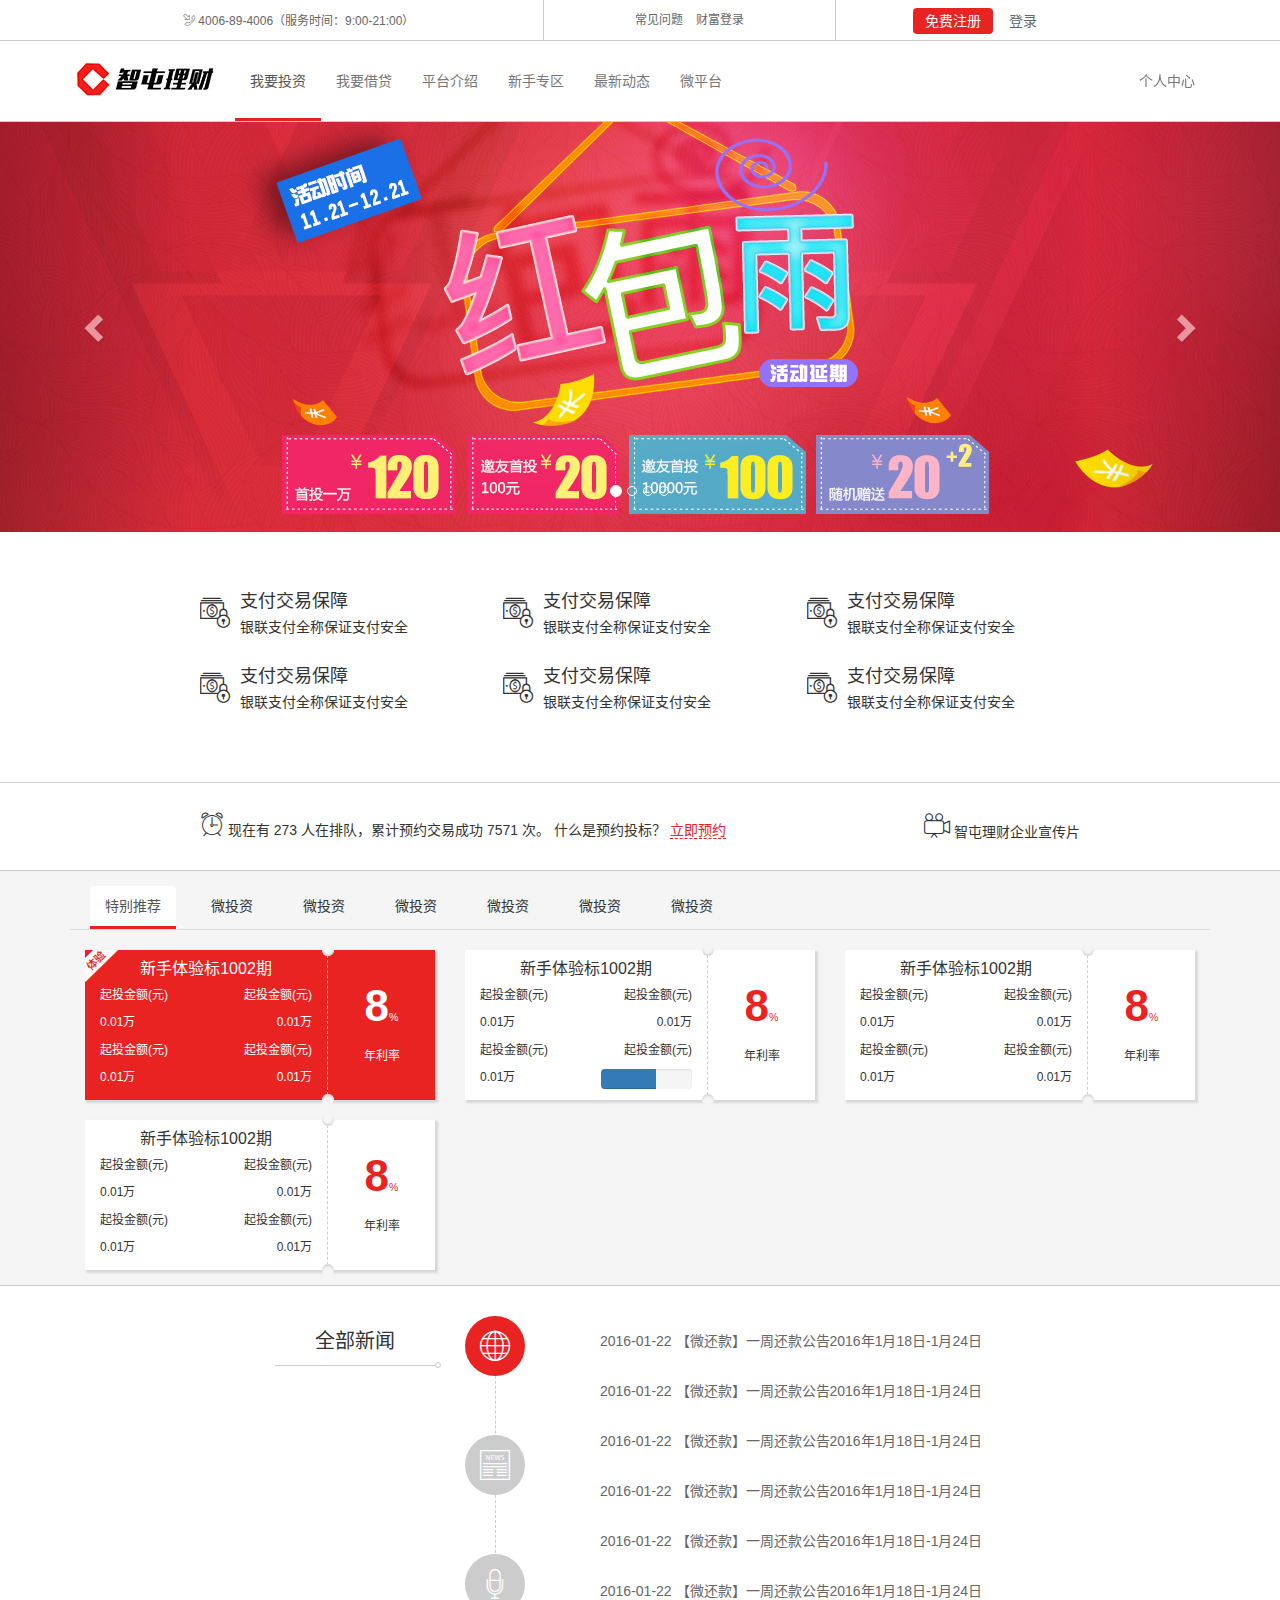
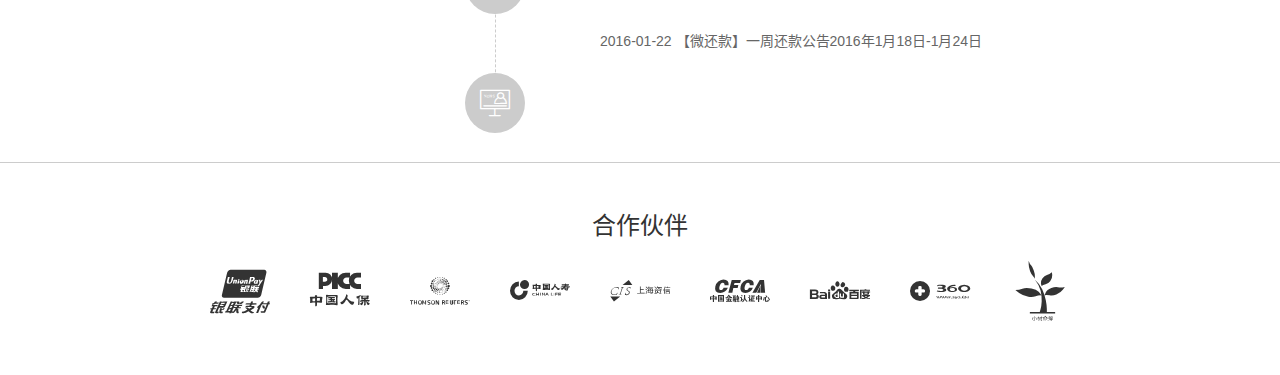
<file: index.html>
<!DOCTYPE html>
<html lang="zh-CN">
<head>
    <meta charset="utf-8">
    <meta http-equiv="X-UA-Compatible" content="IE=edge">
    <meta name="viewport" content="width=device-width, initial-scale=1,user-scalable=0">
    <title>智屯理财-首页</title>
    <link href="lib/bootstrap/css/bootstrap.css" rel="stylesheet">
    <!--[if lt IE 9]>
    <script src="lib/html5shiv/html5shiv.min.js"></script>
    <script src="lib/respond/respond.js"></script>
    <![endif]-->
    <link rel="stylesheet" href="css/index.css"/>
</head>
<body>
    <!--头部-->
    <header class="wjs_header hidden-sm hidden-xs">
        <div class="container">
            <div class="row">
                <div class="col-md-5">
                    <span class="wjs_icon wjs_icon_tel"></span>
                    <span>4006-89-4006（服务时间：9:00-21:00）</span>
                </div>
                <div class="col-md-3">
                    <a href="#">常见问题</a>
                    <a href="#" class="m_l10">财富登录</a>
                </div>
                <div class="col-md-3">
                    <a href="#" class="btn btn-danger btn-register">免费注册</a>
                    <a href="#" class="btn btn-link btn-login">登录</a>
                </div>
            </div>
        </div>
    </header>
    <!--导航栏-->
    <!--
        data-spy="affix" 申明是一个affix组件
        data-offset-top="60"  距离顶部什么位置开始固定显示导航
        data-offset-bottom="200" 距离底部什么位置开始固定显示导航
    -->
    <nav class="navbar wjs_nav" data-spy="affix" data-offset-top="200">
        <div class="container">
            <div class="navbar-header">
                <button type="button" class="navbar-toggle collapsed" data-toggle="collapse" data-target="#bs-example-navbar-collapse-1" aria-expanded="false">
                    <span class="sr-only">Toggle navigation</span>
                    <span class="icon-bar"></span>
                    <span class="icon-bar"></span>
                    <span class="icon-bar"></span>
                </button>
                <a class="navbar-brand" href="#">
                    <img src="images/logo.jpg" >
                </a>
            </div>
            <div class="collapse navbar-collapse" id="bs-example-navbar-collapse-1">
                <ul class="nav navbar-nav">
                    <li class="active"><a href="#">我要投资 <span class="sr-only">(current)</span></a></li>
                    <li><a href="#">我要借贷</a></li>
                    <li><a href="#">平台介绍</a></li>
                    <li><a href="#">新手专区</a></li>
                    <li><a href="#">最新动态</a></li>
                    <li><a href="#">微平台</a></li>
                </ul>
                <ul class="nav navbar-nav navbar-right hidden-sm">
                    <li><a href="#">个人中心</a></li>
                </ul>
            </div>
        </div>
    </nav>
    <!--轮播图-->
    <div class="wjs_banner">
        <div id="carousel-example-generic" class="carousel slide" data-ride="carousel">
            <ol class="carousel-indicators">

            </ol>
            <div class="carousel-inner" role="listbox">

            </div>
            <a class="left carousel-control" href="#carousel-example-generic" role="button" data-slide="prev">
                <span class="glyphicon glyphicon-chevron-left" aria-hidden="true"></span>
                <span class="sr-only">Previous</span>
            </a>
            <a class="right carousel-control" href="#carousel-example-generic" role="button" data-slide="next">
                <span class="glyphicon glyphicon-chevron-right" aria-hidden="true"></span>
                <span class="sr-only">Next</span>
            </a>
        </div>
    </div>
    <!--信息-->
    <div class="wjs_info hidden-xs">
        <div class="container">
            <div class="row">
                <div class="col-md-4 col-sm-6">
                    <a class="wjs_info_link" href="#">
                        <div class="media">
                            <div class="media-left">
                                <span class="wjs_icon wjs_icon_lock"></span>
                            </div>
                            <div class="media-body">
                                <h4 class="media-heading">支付交易保障</h4>
                                <p>银联支付全称保证支付安全</p>
                            </div>
                        </div>
                    </a>
                </div>
                <div class="col-md-4 col-sm-6">
                    <a href="#" class="wjs_info_link">
                        <div class="media">
                            <div class="media-left">
                                <span class="wjs_icon wjs_icon_lock"></span>
                            </div>
                            <div class="media-body">
                                <h4 class="media-heading">支付交易保障</h4>
                                <p>银联支付全称保证支付安全</p>
                            </div>
                        </div>
                    </a>
                </div>
                <div class="col-md-4 col-sm-6">
                    <a href="#" class="wjs_info_link">
                        <div class="media">
                            <div class="media-left">
                                <span class="wjs_icon wjs_icon_lock"></span>
                            </div>
                            <div class="media-body">
                                <h4 class="media-heading">支付交易保障</h4>
                                <p>银联支付全称保证支付安全</p>
                            </div>
                        </div>
                    </a>
                </div>
                <div class="col-md-4 col-sm-6">
                    <a href="#" class="wjs_info_link">
                        <div class="media">
                            <div class="media-left">
                                <span class="wjs_icon wjs_icon_lock"></span>
                            </div>
                            <div class="media-body">
                                <h4 class="media-heading">支付交易保障</h4>
                                <p>银联支付全称保证支付安全</p>
                            </div>
                        </div>
                    </a>
                </div>
                <div class="col-md-4 col-sm-6">
                    <a href="#" class="wjs_info_link">
                        <div class="media">
                            <div class="media-left">
                                <span class="wjs_icon wjs_icon_lock"></span>
                            </div>
                            <div class="media-body">
                                <h4 class="media-heading">支付交易保障</h4>
                                <p>银联支付全称保证支付安全</p>
                            </div>
                        </div>
                    </a>
                </div>
                <div class="col-md-4 col-sm-6">
                    <a href="#" class="wjs_info_link">
                        <div class="media">
                            <div class="media-left">
                                <span class="wjs_icon wjs_icon_lock"></span>
                            </div>
                            <div class="media-body">
                                <h4 class="media-heading">支付交易保障</h4>
                                <p>银联支付全称保证支付安全</p>
                            </div>
                        </div>
                    </a>
                </div>
            </div>
        </div>
    </div>
    <!--预约-->
    <div class="wjs_book">
        <div class="container">
            <div class="pull-left">
                <span class="wjs_icon wjs_icon_clock"></span>
                <span>现在有 273 人在排队，累计预约交易成功 7571 次。 什么是预约投标？</span>
                <a class="wjs_book_link" href="#">立即预约</a>
            </div>
            <div class="pull-right hidden-xs">
                <a href="#">
                    <span class="wjs_icon wjs_icon_video"></span>
                    <span>智屯理财企业宣传片</span>
                </a>
            </div>
        </div>
    </div>
    <!--产品-->
    <div class="wjs_product">
        <div class="container">
            <div class="nav-tabs-parent">
                <ul class="nav nav-tabs" role="tablist">
                    <li role="presentation" class="active"><a href="#wjs_product_01" aria-controls="home" role="tab" data-toggle="tab">特别推荐</a></li>
                    <li role="presentation"><a href="#wjs_product_02" aria-controls="profile" role="tab" data-toggle="tab">微投资</a></li>
                    <li role="presentation"><a href="#wjs_product_03" aria-controls="messages" role="tab" data-toggle="tab">微投资</a></li>
                    <li role="presentation"><a href="#wjs_product_04" aria-controls="settings" role="tab" data-toggle="tab">微投资</a></li>
                    <li role="presentation"><a href="#wjs_product_05" aria-controls="settings" role="tab" data-toggle="tab">微投资</a></li>
                    <li role="presentation"><a href="#wjs_product_06" aria-controls="settings" role="tab" data-toggle="tab">微投资</a></li>
                    <li role="presentation"><a href="#wjs_product_07" aria-controls="settings" role="tab" data-toggle="tab">微投资</a></li>
                </ul>
            </div>
            <div class="tab-content">
                <div class="tab-pane active" id="wjs_product_01">
                    <div class="col-xs-12 col-sm-6 col-md-4">
                        <a class="product_box active" href="#">
                            <!--浮动优先-->
                            <div class="box_right">
                                <p><b>8</b><sub>%</sub></p>
                                <p>年利率</p>
                            </div>
                            <div class="box_left">
                                <h3>新手体验标1002期</h3>
                                <div class="col-xs-6">
                                    <p>起投金额(元)</p>
                                    <p>0.01万</p>
                                </div>
                                <div class="col-xs-6 text-right">
                                    <p>起投金额(元)</p>
                                    <p>0.01万</p>
                                </div>
                                <div class="col-xs-6">
                                    <p>起投金额(元)</p>
                                    <p>0.01万</p>
                                </div>
                                <div class="col-xs-6 text-right">
                                    <p>起投金额(元)</p>
                                    <p>0.01万</p>
                                </div>
                            </div>
                        </a>
                    </div>
                    <div class="col-xs-12 col-sm-6 col-md-4">
                        <a class="product_box" href="#">
                            <!--浮动优先-->
                            <div class="box_right">
                                <p><b>8</b><sub>%</sub></p>
                                <p>年利率</p>
                            </div>
                            <div class="box_left">
                                <h3>新手体验标1002期</h3>
                                <div class="col-xs-6">
                                    <p>起投金额(元)</p>
                                    <p>0.01万</p>
                                </div>
                                <div class="col-xs-6 text-right">
                                    <p>起投金额(元)</p>
                                    <p>0.01万</p>
                                </div>
                                <div class="col-xs-6">
                                    <p>起投金额(元)</p>
                                    <p>0.01万</p>
                                </div>
                                <div class="col-xs-6 text-right">
                                    <p>起投金额(元)</p>
                                    <div class="progress">
                                        <div class="progress-bar" role="progressbar" aria-valuenow="60" aria-valuemin="0" aria-valuemax="100" style="width: 60%;">
                                            <span class="sr-only">60% Complete</span>
                                        </div>
                                    </div>
                                </div>
                            </div>
                        </a>
                    </div>
                    <div class="col-xs-12 col-sm-6 col-md-4">
                        <a class="product_box" href="#">
                            <!--浮动优先-->
                            <div class="box_right">
                                <p><b>8</b><sub>%</sub></p>
                                <p>年利率</p>
                            </div>
                            <div class="box_left">
                                <h3>新手体验标1002期</h3>
                                <div class="col-xs-6">
                                    <p>起投金额(元)</p>
                                    <p>0.01万</p>
                                </div>
                                <div class="col-xs-6 text-right">
                                    <p>起投金额(元)</p>
                                    <p>0.01万</p>
                                </div>
                                <div class="col-xs-6">
                                    <p>起投金额(元)</p>
                                    <p>0.01万</p>
                                </div>
                                <div class="col-xs-6 text-right">
                                    <p>起投金额(元)</p>
                                    <p>0.01万</p>
                                </div>
                            </div>
                        </a>
                    </div>
                    <div class="col-xs-12 col-sm-6 col-md-4">
                        <a class="product_box" href="#">
                            <!--浮动优先-->
                            <div class="box_right">
                                <p><b>8</b><sub>%</sub></p>
                                <p>年利率</p>
                            </div>
                            <div class="box_left">
                                <h3>新手体验标1002期</h3>
                                <div class="col-xs-6">
                                    <p>起投金额(元)</p>
                                    <p>0.01万</p>
                                </div>
                                <div class="col-xs-6 text-right">
                                    <p>起投金额(元)</p>
                                    <p>0.01万</p>
                                </div>
                                <div class="col-xs-6">
                                    <p>起投金额(元)</p>
                                    <p>0.01万</p>
                                </div>
                                <div class="col-xs-6 text-right">
                                    <p>起投金额(元)</p>
                                    <p>0.01万</p>
                                </div>
                            </div>
                        </a>
                    </div>
                </div>
                <div class="tab-pane" id="wjs_product_02">2</div>
                <div class="tab-pane" id="wjs_product_03">3</div>
                <div class="tab-pane" id="wjs_product_04">4</div>
                <div class="tab-pane" id="wjs_product_05">5</div>
                <div class="tab-pane" id="wjs_product_06">6</div>
                <div class="tab-pane" id="wjs_product_07">7</div>
            </div>
        </div>
    </div>
    <!--新闻-->
    <div class="wjs_news">
        <div class="container">
            <div class="col-md-2 col-md-offset-2">
                <div class="wjs_news_tit">
                    全部新闻
                </div>
            </div>
            <div class="col-md-1">
                <div class="wjs_news_line hidden-sm hidden-xs"></div>
                <!-- Nav tabs -->
                <ul class="nav wjs_news_tabs" role="tablist">
                    <li role="presentation" class="active"><a href="#home" aria-controls="home" role="tab" data-toggle="tab"><span class="wjs_icon wjs_icon_news_01"></span></a></li>
                    <li role="presentation"><a href="#profile" aria-controls="profile" role="tab" data-toggle="tab"><span class="wjs_icon wjs_icon_news_02"></span></a></li>
                    <li role="presentation"><a href="#messages" aria-controls="messages" role="tab" data-toggle="tab"><span class="wjs_icon wjs_icon_news_03"></span></a></li>
                    <li role="presentation"><a href="#settings" aria-controls="settings" role="tab" data-toggle="tab"><span class="wjs_icon wjs_icon_news_04"></span></a></li>
                </ul>
            </div>
            <div class="col-md-7">
                <!-- Tab panes -->
                <div class="tab-content">
                    <div role="tabpanel" class="tab-pane active" id="home">
                        <ul>
                            <li><a href=""><span class="hidden-xs">2016-01-22 </span>【微还款】一周还款公告2016年1月18日-1月24日</a></li>
                            <li><a href=""><span class="hidden-xs">2016-01-22 </span>【微还款】一周还款公告2016年1月18日-1月24日</a></li>
                            <li><a href=""><span class="hidden-xs">2016-01-22 </span>【微还款】一周还款公告2016年1月18日-1月24日</a></li>
                            <li><a href=""><span class="hidden-xs">2016-01-22 </span>【微还款】一周还款公告2016年1月18日-1月24日</a></li>
                            <li><a href=""><span class="hidden-xs">2016-01-22 </span>【微还款】一周还款公告2016年1月18日-1月24日</a></li>
                            <li><a href=""><span class="hidden-xs">2016-01-22 </span>【微还款】一周还款公告2016年1月18日-1月24日</a></li>
                            <li><a href=""><span class="hidden-xs">2016-01-22 </span>【微还款】一周还款公告2016年1月18日-1月24日</a></li>
                        </ul>
                    </div>
                    <div role="tabpanel" class="tab-pane" id="profile">2</div>
                    <div role="tabpanel" class="tab-pane" id="messages">3</div>
                    <div role="tabpanel" class="tab-pane" id="settings">4</div>
                </div>
            </div>
        </div>
    </div>
    <!--合作伙伴-->
    <footer class="wjs_partner hidden-sm hidden-xs">
        <div class="container">
            <h3 class="text-center">合作伙伴</h3>
            <ul>
                <li><a href="" class="wjs_icon wjs_icon_partner01"></a></li>
                <li><a href="" class="wjs_icon wjs_icon_partner02"></a></li>
                <li><a href="" class="wjs_icon wjs_icon_partner03"></a></li>
                <li><a href="" class="wjs_icon wjs_icon_partner04"></a></li>
                <li><a href="" class="wjs_icon wjs_icon_partner05"></a></li>
                <li><a href="" class="wjs_icon wjs_icon_partner06"></a></li>
                <li><a href="" class="wjs_icon wjs_icon_partner07"></a></li>
                <li><a href="" class="wjs_icon wjs_icon_partner08"></a></li>
                <li><a href="" class="wjs_icon wjs_icon_partner09"></a></li>
            </ul>
        </div>
    </footer>
    <script type="text/template" id="point_template">
        <%$.each(model,function(index,obj){%>
            <li data-target="#carousel-example-generic" data-slide-to="<%=index%>" class="<%=index==0?'active':''%>"></li>
        <%});%>
    </script>
    <script type="text/template" id="image_template">
        <%$.each(model.list,function(index,obj){%>
            <div class="item <%=index==0?'active':''%>">
                <%if(model.isM){%>
                    <a class="m_img" href="">
                        <img src="<%=obj.img%>" alt=""/>
                    </a>
                <%}else{%>
                    <a class="pc_img" style="background-image: url(<%=obj.bac%>)" href="#"></a>
                <%}%>
            </div>
        <%});%>
    </script>
<script src="lib/jquery/jquery.min.js"></script>
<script src="lib/bootstrap/js/bootstrap.min.js"></script>
<script src="lib/underscore/underscore.js"></script>
<script src="js/swipe.js"></script>
<script src="js/index.js"></script>
</body>
</html>
</file>
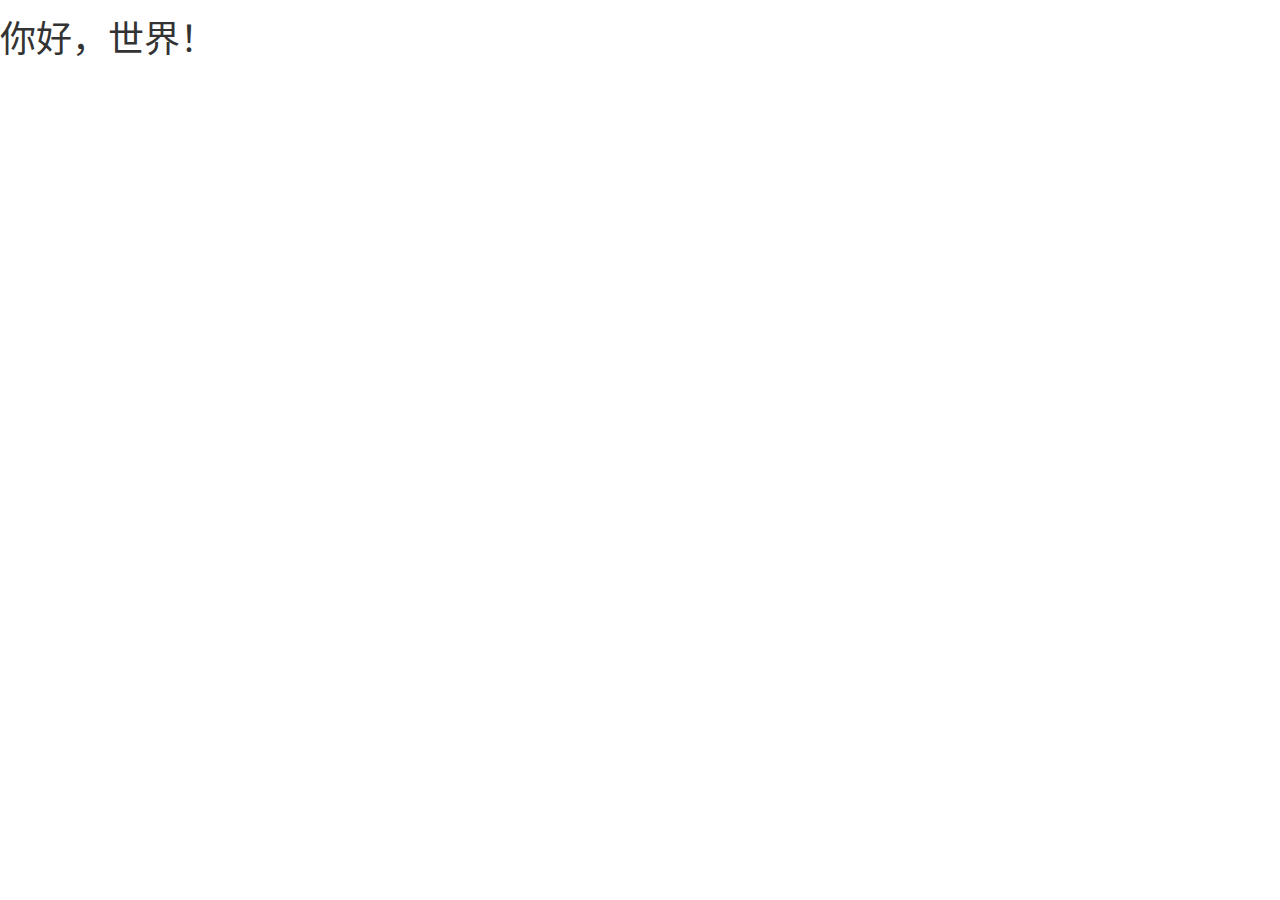
<file: demo/03.基础模版.html>
<!DOCTYPE html><!--html5文档格式-->
<html lang="zh-CN"><!--申明语言是中文简体-->
<head>
    <meta charset="utf-8">
    <!--当是IE的是试用最新的渲染引擎来渲染页面-->
    <meta http-equiv="X-UA-Compatible" content="IE=edge">
    <!--让页面适配移动端  需要加上 user-scalable=0 让用户不予许缩放-->
    <meta name="viewport" content="width=device-width, initial-scale=1,user-scalable=0">
    <!--页面的加载顺序和解析顺序 -->

    <!-- 上述3个meta标签*必须*放在最前面，任何其他内容都*必须*跟随其后！ -->
    <title>template</title>


    <!-- Bootstrap 核心css文件-->
    <link href="../lib/bootstrap/css/bootstrap.css" rel="stylesheet">

    <!--IE8一下就不支持html5标签和媒体查询-->
    <!--
        html5标签要支持的话？  引入 html5shiv
        media query 要支持的话？  引入 respond
    -->
    <!--注意：要已http形式打开你的页面  否者respond不生效-->
    <!-- HTML5 shim and Respond.js for IE8 support of HTML5 elements and media queries -->
    <!-- WARNING: Respond.js doesn't work if you view the page via file:// -->
    <!--条件注释-->
    <!--[if lt IE 9]>
    <script src="../lib/html5shiv/html5shiv.min.js"></script>
    <script src="../lib/respond/respond.min.js"></script>
    <![endif]-->
    <!--TODO 自己项目的文件-->
</head>
<body>
<!--TODO 自己项目页面内容-->
<h1>你好，世界！</h1>

<!--引入jquery  因为bootstrap是依赖-->
<!-- jQuery (necessary for Bootstrap's JavaScript plugins) -->
<script src="../lib/jquery/jquery.min.js"></script>
<!-- bootstrap 核心js文件-->
<!-- Include all compiled plugins (below), or include individual files as needed -->
<script src="../lib/bootstrap/js/bootstrap.min.js"></script>
<!--TODO 自己项目js文件-->
</body>
</html>
</file>
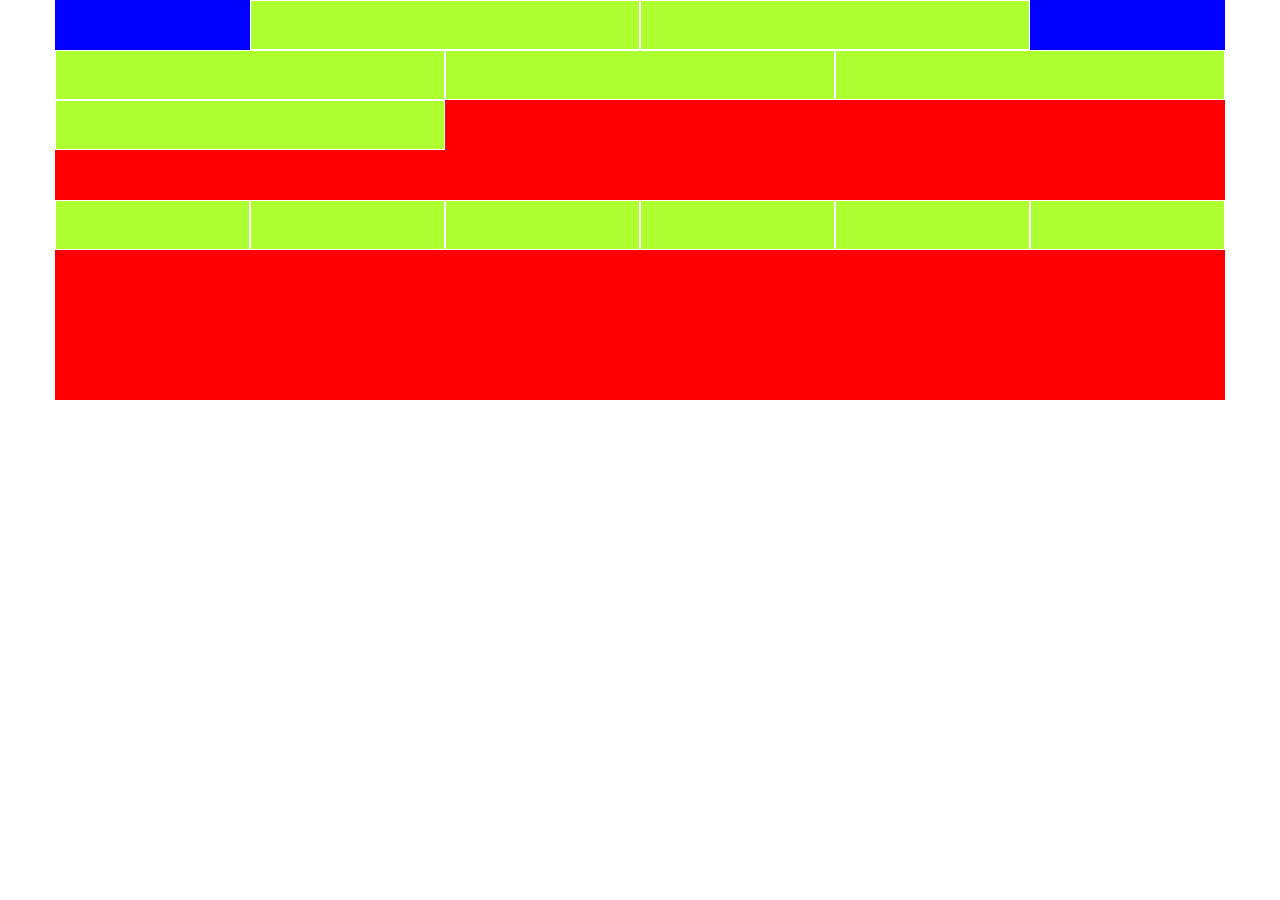
<file: demo/05.栅格布局.html>
<!DOCTYPE html><!--html5文档格式-->
<html lang="zh-CN"><!--申明语言是中文简体-->
<head>
    <meta charset="utf-8">
    <!--当是IE的是试用最新的渲染引擎来渲染页面-->
    <meta http-equiv="X-UA-Compatible" content="IE=edge">
    <!--让页面适配移动端  需要加上 user-scalable=0 让用户不予许缩放-->
    <meta name="viewport" content="width=device-width, initial-scale=1,user-scalable=0">
    <!--页面的加载顺序和解析顺序 -->

    <!-- 上述3个meta标签*必须*放在最前面，任何其他内容都*必须*跟随其后！ -->
    <title>template</title>


    <!-- Bootstrap 核心css文件-->
    <link href="../lib/bootstrap/css/bootstrap.css" rel="stylesheet">

    <!--IE8一下就不支持html5标签和媒体查询-->
    <!--
        html5标签要支持的话？  引入 html5shiv
        media query 要支持的话？  引入 respond
    -->
    <!--注意：要已http形式打开你的页面  否者respond不生效-->
    <!-- HTML5 shim and Respond.js for IE8 support of HTML5 elements and media queries -->
    <!-- WARNING: Respond.js doesn't work if you view the page via file:// -->
    <!--条件注释-->
    <!--[if lt IE 9]>
    <script src="../lib/html5shiv/html5shiv.min.js"></script>
    <script src="../lib/respond/respond.min.js"></script>
    <![endif]-->
    <!--TODO 自己项目的文件-->
    <style>
        /*响应式容器*/
        .container{
            height: 200px;
            background: red;
        }
        .row{
            height: 50px;
            background: blue;
        }
        .row > div{
            background: greenyellow;
            border: 1px solid #fff;
            height: 50px;
        }
    </style>
</head>
<body>
    <div class="container">
        <div class="row">
            <div class="col-xs-4 col-xs-offset-2"></div>
            <div class="col-xs-4"></div>
            <div class="col-xs-4"></div>
            <div class="col-xs-4"></div>
            <div class="col-xs-4"></div>
            <div class="col-xs-4"></div>
        </div>
    </div>
    <!--
        移动端  2等分
        小屏   3等分
        中屏  4等分
        大屏  6等分
    -->
    <div class="container">
        <div class="row">
            <div class="col-xs-6 col-sm-4 col-md-3 col-lg-2"></div>
            <div class="col-xs-6 col-sm-4 col-md-3 col-lg-2"></div>
            <div class="col-xs-6 col-sm-4 col-md-3 col-lg-2"></div>
            <div class="col-xs-6 col-sm-4 col-md-3 col-lg-2"></div>
            <div class="col-xs-6 col-sm-4 col-md-3 col-lg-2"></div>
            <div class="col-xs-6 col-sm-4 col-md-3 col-lg-2"></div>
        </div>
    </div>
<!--引入jquery  因为bootstrap是依赖-->
<!-- jQuery (necessary for Bootstrap's JavaScript plugins) -->
<script src="../lib/jquery/jquery.min.js"></script>
<!-- bootstrap 核心js文件-->
<!-- Include all compiled plugins (below), or include individual files as needed -->
<script src="../lib/bootstrap/js/bootstrap.min.js"></script>
<!--TODO 自己项目js文件-->
</body>
</html>
</file>
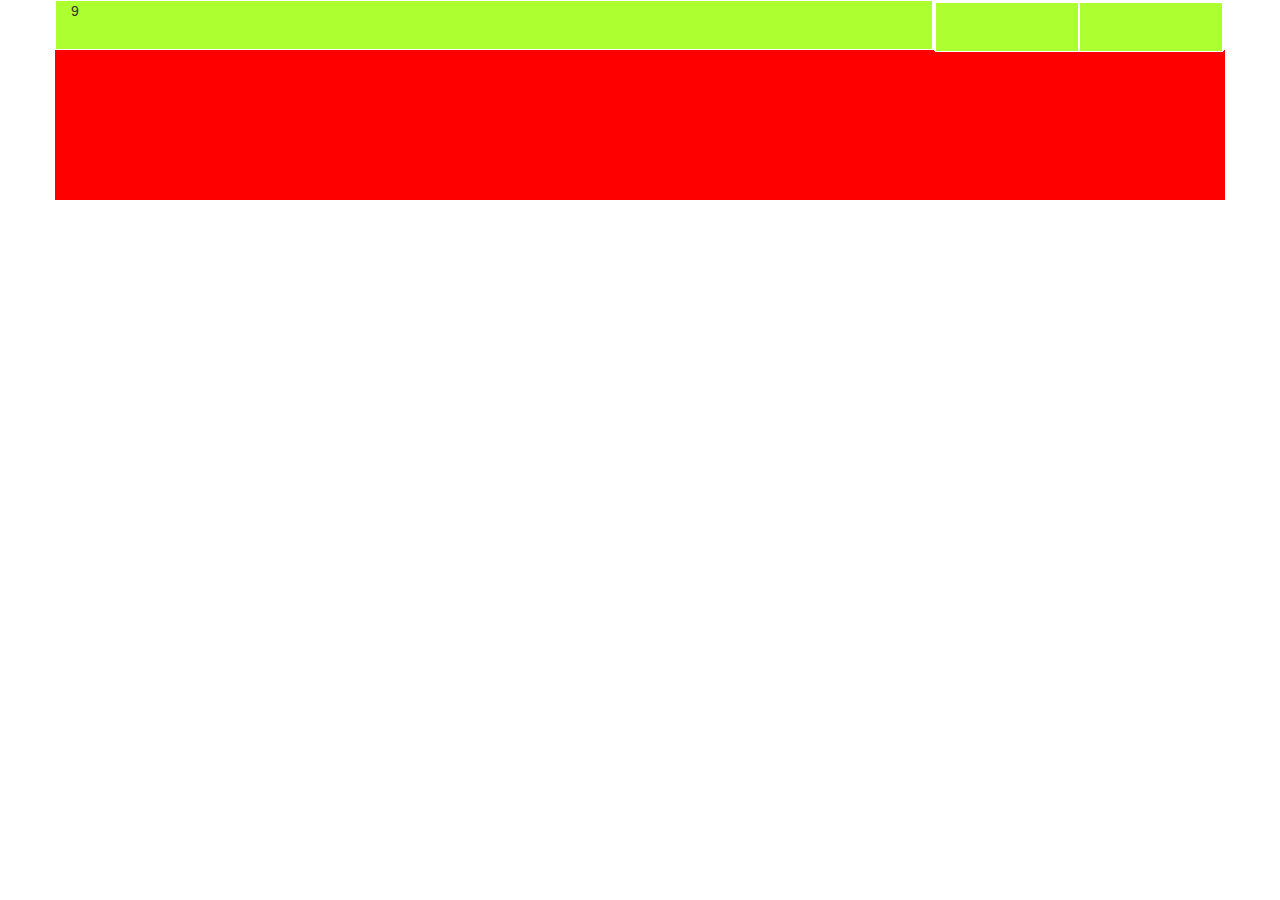
<file: demo/06.列排序&列嵌套.html>
<!DOCTYPE html><!--html5文档格式-->
<html lang="zh-CN"><!--申明语言是中文简体-->
<head>
    <meta charset="utf-8">
    <!--当是IE的是试用最新的渲染引擎来渲染页面-->
    <meta http-equiv="X-UA-Compatible" content="IE=edge">
    <!--让页面适配移动端  需要加上 user-scalable=0 让用户不予许缩放-->
    <meta name="viewport" content="width=device-width, initial-scale=1,user-scalable=0">
    <!--页面的加载顺序和解析顺序 -->

    <!-- 上述3个meta标签*必须*放在最前面，任何其他内容都*必须*跟随其后！ -->
    <title>template</title>


    <!-- Bootstrap 核心css文件-->
    <link href="../lib/bootstrap/css/bootstrap.css" rel="stylesheet">

    <!--IE8一下就不支持html5标签和媒体查询-->
    <!--
        html5标签要支持的话？  引入 html5shiv
        media query 要支持的话？  引入 respond
    -->
    <!--注意：要已http形式打开你的页面  否者respond不生效-->
    <!-- HTML5 shim and Respond.js for IE8 support of HTML5 elements and media queries -->
    <!-- WARNING: Respond.js doesn't work if you view the page via file:// -->
    <!--条件注释-->
    <!--[if lt IE 9]>
    <script src="../lib/html5shiv/html5shiv.min.js"></script>
    <script src="../lib/respond/respond.min.js"></script>
    <![endif]-->
    <!--TODO 自己项目的文件-->
    <style>
        /*响应式容器*/
        .container{
            height: 200px;
            background: red;
        }
        .row{
            height: 50px;
            background: blue;
        }
        .row > div{
            background: greenyellow;
            border: 1px solid #fff;
            height: 50px;
        }
        .row > div > div{
            background: pink;
            border: 1px solid #fff;
            height: 50px;
        }
    </style>
</head>
<body>
    <div class="container">
        <div class="row">
            <!--push往后推-->
            <div class="col-xs-3 col-xs-push-9">
                <div class="row">
                    <div class="col-xs-6"></div>
                    <div class="col-xs-6"></div>
                </div>
            </div>
            <!--pull往前拉-->
            <div class="col-xs-9 col-xs-pull-3">9</div>
        </div>
    </div>
<!--引入jquery  因为bootstrap是依赖-->
<!-- jQuery (necessary for Bootstrap's JavaScript plugins) -->
<script src="../lib/jquery/jquery.min.js"></script>
<!-- bootstrap 核心js文件-->
<!-- Include all compiled plugins (below), or include individual files as needed -->
<script src="../lib/bootstrap/js/bootstrap.min.js"></script>
<!--TODO 自己项目js文件-->
</body>
</html>
</file>
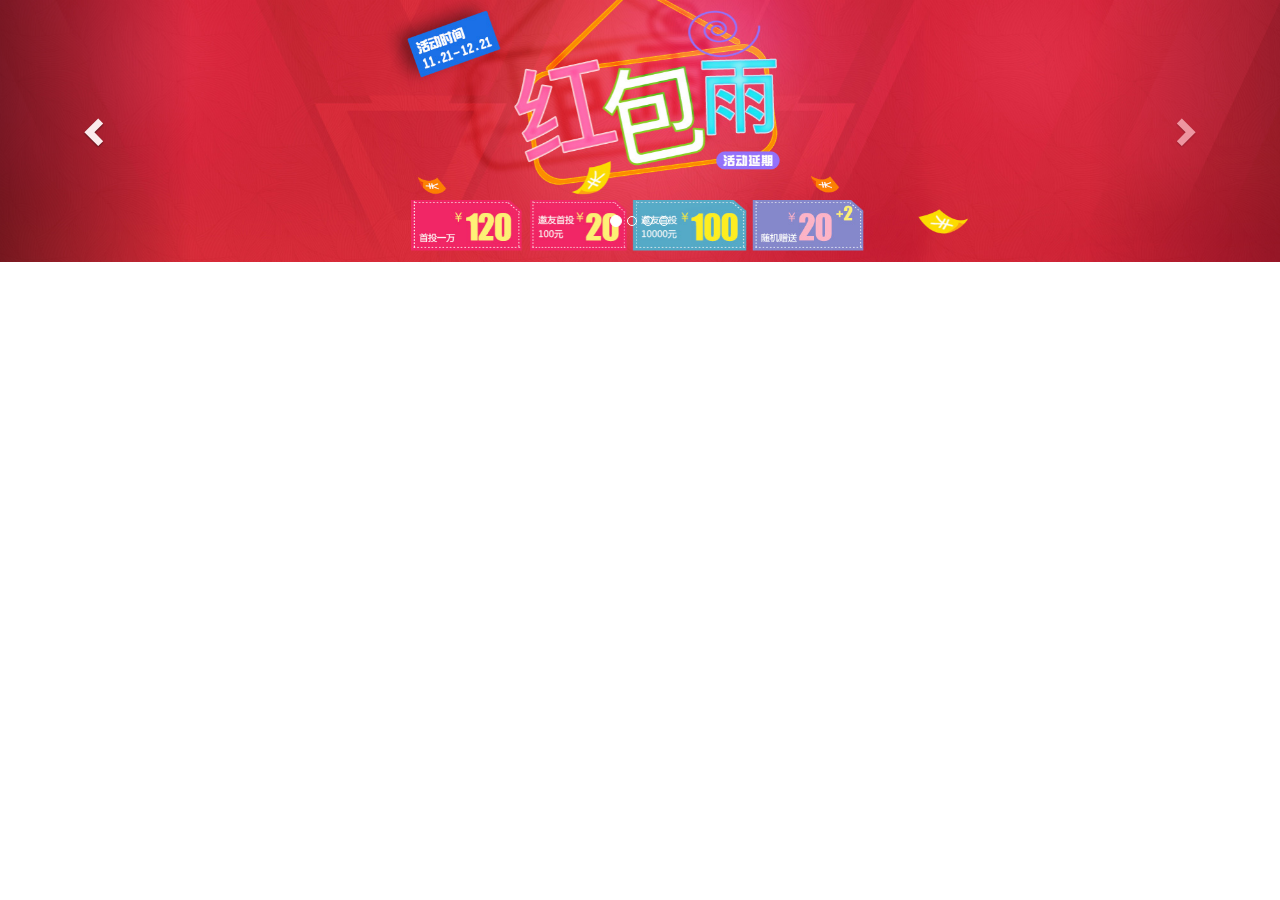
<file: demo/10.轮播图.html>
<!DOCTYPE html><!--html5文档格式-->
<html lang="zh-CN"><!--申明语言是中文简体-->
<head>
    <meta charset="utf-8">
    <!--当是IE的是试用最新的渲染引擎来渲染页面-->
    <meta http-equiv="X-UA-Compatible" content="IE=edge">
    <!--让页面适配移动端  需要加上 user-scalable=0 让用户不予许缩放-->
    <meta name="viewport" content="width=device-width, initial-scale=1,user-scalable=0">
    <!--页面的加载顺序和解析顺序 -->

    <!-- 上述3个meta标签*必须*放在最前面，任何其他内容都*必须*跟随其后！ -->
    <title>template</title>


    <!-- Bootstrap 核心css文件-->
    <link href="../lib/bootstrap/css/bootstrap.css" rel="stylesheet">

    <!--IE8一下就不支持html5标签和媒体查询-->
    <!--
        html5标签要支持的话？  引入 html5shiv
        media query 要支持的话？  引入 respond
    -->
    <!--注意：要已http形式打开你的页面  否者respond不生效-->
    <!-- HTML5 shim and Respond.js for IE8 support of HTML5 elements and media queries -->
    <!-- WARNING: Respond.js doesn't work if you view the page via file:// -->
    <!--条件注释-->
    <!--[if lt IE 9]>
    <script src="../lib/html5shiv/html5shiv.min.js"></script>
    <script src="../lib/respond/respond.min.js"></script>
    <![endif]-->
    <!--TODO 自己项目的文件-->
</head>
<body>
<!-- 加上carousel 指定当前的容器是轮播图  data-ride="carousel"  申明是一个轮播图组件-->
<div id="carousel-example-generic" class="carousel slide" data-ride="carousel">
    <!-- Indicators -->
    <!--点容器-->
    <ol class="carousel-indicators">
        <!--  data-target 控制是那个轮播图  data-slide-to 控制的是轮播图当中的第几章图  索引指定是内容容器的item的索引-->
        <li data-target="#carousel-example-generic" data-slide-to="0" class="active"></li>
        <li data-target="#carousel-example-generic" data-slide-to="1"></li>
        <li data-target="#carousel-example-generic" data-slide-to="2"></li>
        <li data-target="#carousel-example-generic" data-slide-to="3"></li>
    </ol>

    <!-- Wrapper for slides -->
    <div class="carousel-inner" role="listbox">
        <div class="item active">
            <img src="../images/slide_01_2000x410.jpg" alt="...">
        </div>
        <div class="item">
            <img src="../images/slide_02_2000x410.jpg" alt="...">
        </div>
        <div class="item">
            <img src="../images/slide_03_2000x410.jpg" alt="...">
        </div>
        <div class="item">
            <img src="../images/slide_04_2000x410.jpg" alt="...">
        </div>
    </div>

    <!-- Controls -->
    <a class="left carousel-control" href="#carousel-example-generic" role="button" data-slide="prev">
        <span class="glyphicon glyphicon-chevron-left" aria-hidden="true"></span>
        <span class="sr-only">Previous</span>
    </a>
    <a class="right carousel-control" href="#carousel-example-generic" role="button" data-slide="next">
        <span class="glyphicon glyphicon-chevron-right" aria-hidden="true"></span>
        <span class="sr-only">Next</span>
    </a>
</div>

<!--引入jquery  因为bootstrap是依赖-->
<!-- jQuery (necessary for Bootstrap's JavaScript plugins) -->
<script src="../lib/jquery/jquery.min.js"></script>
<!-- bootstrap 核心js文件-->
<!-- Include all compiled plugins (below), or include individual files as needed -->
<script src="../lib/bootstrap/js/bootstrap.min.js"></script>
<!--TODO 自己项目js文件-->
</body>
</html>
</file>
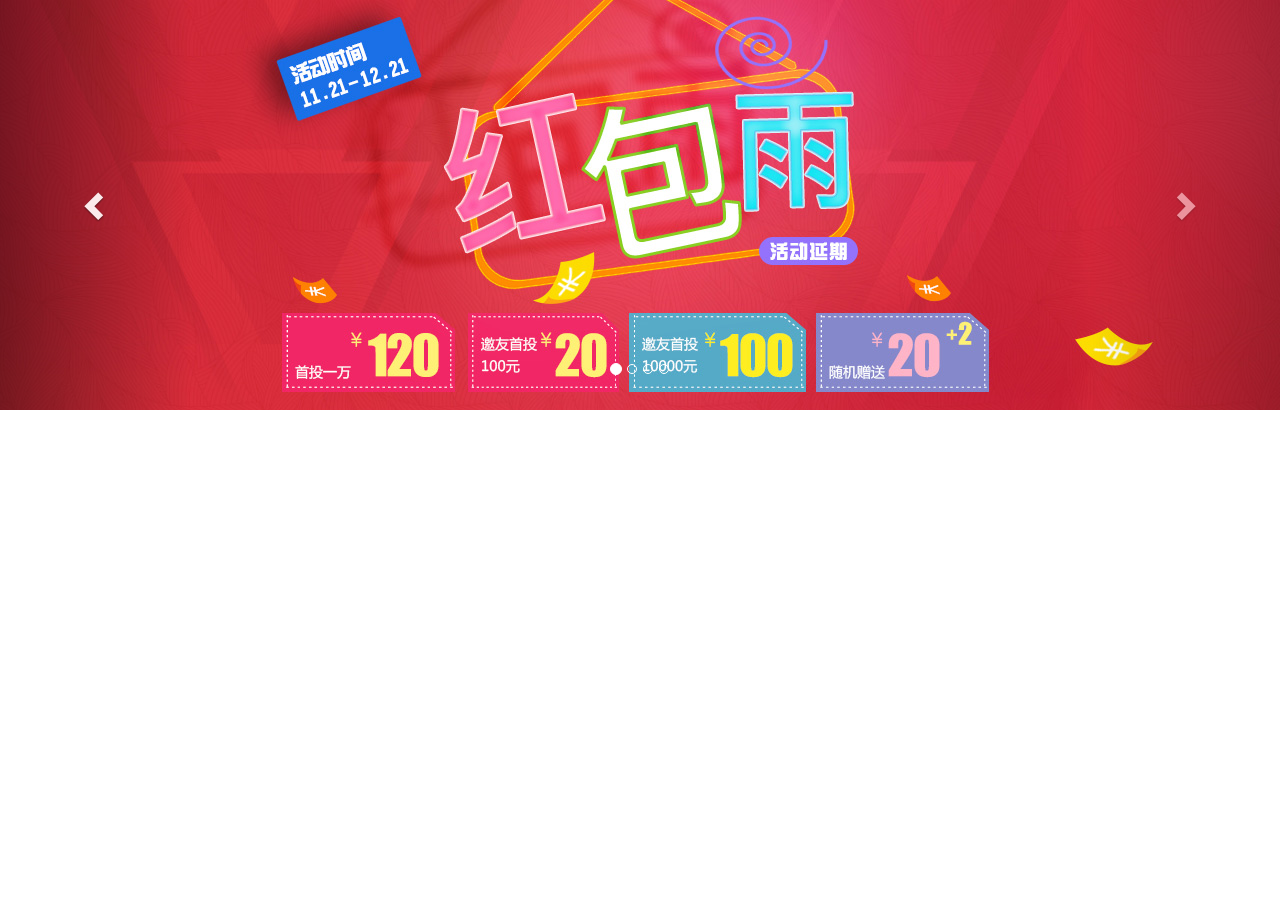
<file: demo/11.轮播图-pc.html>
<!DOCTYPE html><!--html5文档格式-->
<html lang="zh-CN"><!--申明语言是中文简体-->
<head>
    <meta charset="utf-8">
    <!--当是IE的是试用最新的渲染引擎来渲染页面-->
    <meta http-equiv="X-UA-Compatible" content="IE=edge">
    <!--让页面适配移动端  需要加上 user-scalable=0 让用户不予许缩放-->
    <meta name="viewport" content="width=device-width, initial-scale=1,user-scalable=0">
    <!--页面的加载顺序和解析顺序 -->

    <!-- 上述3个meta标签*必须*放在最前面，任何其他内容都*必须*跟随其后！ -->
    <title>template</title>


    <!-- Bootstrap 核心css文件-->
    <link href="../lib/bootstrap/css/bootstrap.css" rel="stylesheet">

    <!--IE8一下就不支持html5标签和媒体查询-->
    <!--
        html5标签要支持的话？  引入 html5shiv
        media query 要支持的话？  引入 respond
    -->
    <!--注意：要已http形式打开你的页面  否者respond不生效-->
    <!-- HTML5 shim and Respond.js for IE8 support of HTML5 elements and media queries -->
    <!-- WARNING: Respond.js doesn't work if you view the page via file:// -->
    <!--条件注释-->
    <!--[if lt IE 9]>
    <script src="../lib/html5shiv/html5shiv.min.js"></script>
    <script src="../lib/respond/respond.min.js"></script>
    <![endif]-->
    <!--TODO 自己项目的文件-->
</head>
<body>
<!-- 加上carousel 指定当前的容器是轮播图  data-ride="carousel"  申明是一个轮播图组件-->
<div id="carousel-example-generic" class="carousel slide" data-ride="carousel">
    <!-- Indicators -->
    <!--点容器-->
    <ol class="carousel-indicators">
        <!--  data-target 控制是那个轮播图  data-slide-to 控制的是轮播图当中的第几章图  索引指定是内容容器的item的索引-->
        <li data-target="#carousel-example-generic" data-slide-to="0" class="active"></li>
        <li data-target="#carousel-example-generic" data-slide-to="1"></li>
        <li data-target="#carousel-example-generic" data-slide-to="2"></li>
        <li data-target="#carousel-example-generic" data-slide-to="3"></li>
    </ol>

    <!-- Wrapper for slides -->
    <style>
        /*非移动端*/
        .pc_img{
            width: 100%;
            display: block;
            height: 410px;
            background-size: cover ;
            background-position: center;
        }
    </style>
    <div class="carousel-inner" role="listbox">
        <div class="item active">
            <a class="pc_img" style="background-image: url(../images/slide_01_2000x410.jpg)" href="#"></a>
        </div>
        <div class="item">
            <a class="pc_img" style="background-image: url(../images/slide_02_2000x410.jpg)" href="#"></a>
        </div>
        <div class="item">
            <a class="pc_img" style="background-image: url(../images/slide_03_2000x410.jpg)" href="#"></a>
        </div>
        <div class="item">
            <a class="pc_img" style="background-image: url(../images/slide_04_2000x410.jpg)" href="#"></a>
        </div>
    </div>

    <!-- Controls -->
    <a class="left carousel-control" href="#carousel-example-generic" role="button" data-slide="prev">
        <span class="glyphicon glyphicon-chevron-left" aria-hidden="true"></span>
        <span class="sr-only">Previous</span>
    </a>
    <a class="right carousel-control" href="#carousel-example-generic" role="button" data-slide="next">
        <span class="glyphicon glyphicon-chevron-right" aria-hidden="true"></span>
        <span class="sr-only">Next</span>
    </a>
</div>

<!--引入jquery  因为bootstrap是依赖-->
<!-- jQuery (necessary for Bootstrap's JavaScript plugins) -->
<script src="../lib/jquery/jquery.min.js"></script>
<!-- bootstrap 核心js文件-->
<!-- Include all compiled plugins (below), or include individual files as needed -->
<script src="../lib/bootstrap/js/bootstrap.min.js"></script>
<!--TODO 自己项目js文件-->
</body>
</html>
</file>
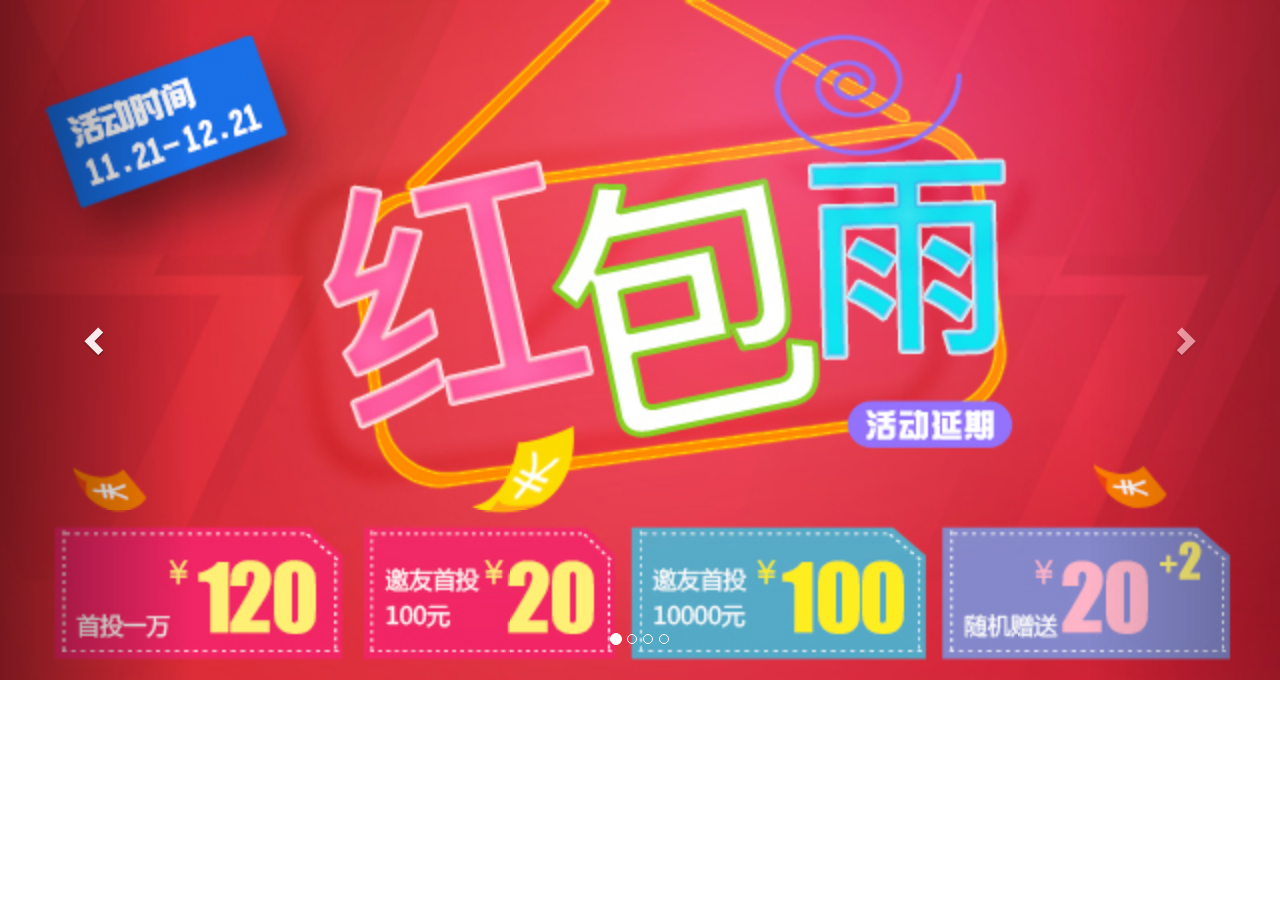
<file: demo/12.轮播图-m.html>
<!DOCTYPE html><!--html5文档格式-->
<html lang="zh-CN"><!--申明语言是中文简体-->
<head>
    <meta charset="utf-8">
    <!--当是IE的是试用最新的渲染引擎来渲染页面-->
    <meta http-equiv="X-UA-Compatible" content="IE=edge">
    <!--让页面适配移动端  需要加上 user-scalable=0 让用户不予许缩放-->
    <meta name="viewport" content="width=device-width, initial-scale=1,user-scalable=0">
    <!--页面的加载顺序和解析顺序 -->

    <!-- 上述3个meta标签*必须*放在最前面，任何其他内容都*必须*跟随其后！ -->
    <title>template</title>


    <!-- Bootstrap 核心css文件-->
    <link href="../lib/bootstrap/css/bootstrap.css" rel="stylesheet">

    <!--IE8一下就不支持html5标签和媒体查询-->
    <!--
        html5标签要支持的话？  引入 html5shiv
        media query 要支持的话？  引入 respond
    -->
    <!--注意：要已http形式打开你的页面  否者respond不生效-->
    <!-- HTML5 shim and Respond.js for IE8 support of HTML5 elements and media queries -->
    <!-- WARNING: Respond.js doesn't work if you view the page via file:// -->
    <!--条件注释-->
    <!--[if lt IE 9]>
    <script src="../lib/html5shiv/html5shiv.min.js"></script>
    <script src="../lib/respond/respond.min.js"></script>
    <![endif]-->
    <!--TODO 自己项目的文件-->
</head>
<body>
<!-- 加上carousel 指定当前的容器是轮播图  data-ride="carousel"  申明是一个轮播图组件-->
<div id="carousel-example-generic" class="carousel slide" data-ride="carousel">
    <!-- Indicators -->
    <!--点容器-->
    <ol class="carousel-indicators">
        <!--  data-target 控制是那个轮播图  data-slide-to 控制的是轮播图当中的第几章图  索引指定是内容容器的item的索引-->
        <li data-target="#carousel-example-generic" data-slide-to="0" class="active"></li>
        <li data-target="#carousel-example-generic" data-slide-to="1"></li>
        <li data-target="#carousel-example-generic" data-slide-to="2"></li>
        <li data-target="#carousel-example-generic" data-slide-to="3"></li>
    </ol>

    <!-- Wrapper for slides -->
    <style>
        /*移动端*/
        .m_img{
            width: 100%;
            display: block;
        }
        .m_img img{
            width: 100%;
            display: block;
        }
    </style>
    <div class="carousel-inner" role="listbox">
        <div class="item active">
            <a class="m_img" href="">
                <img src="../images/slide_01_640x340.jpg" alt=""/>
            </a>
        </div>
        <div class="item">
            <a class="m_img" href="">
                <img src="../images/slide_02_640x340.jpg" alt=""/>
            </a>
        </div>
        <div class="item">
            <a class="m_img" href="">
                <img src="../images/slide_03_640x340.jpg" alt=""/>
            </a>
        </div>
        <div class="item">
            <a class="m_img" href="">
                <img src="../images/slide_04_640x340.jpg" alt=""/>
            </a>
        </div>
    </div>

    <!-- Controls -->
    <a class="left carousel-control" href="#carousel-example-generic" role="button" data-slide="prev">
        <span class="glyphicon glyphicon-chevron-left" aria-hidden="true"></span>
        <span class="sr-only">Previous</span>
    </a>
    <a class="right carousel-control" href="#carousel-example-generic" role="button" data-slide="next">
        <span class="glyphicon glyphicon-chevron-right" aria-hidden="true"></span>
        <span class="sr-only">Next</span>
    </a>
</div>

<!--引入jquery  因为bootstrap是依赖-->
<!-- jQuery (necessary for Bootstrap's JavaScript plugins) -->
<script src="../lib/jquery/jquery.min.js"></script>
<!-- bootstrap 核心js文件-->
<!-- Include all compiled plugins (below), or include individual files as needed -->
<script src="../lib/bootstrap/js/bootstrap.min.js"></script>
<!--TODO 自己项目js文件-->
</body>
</html>
</file>
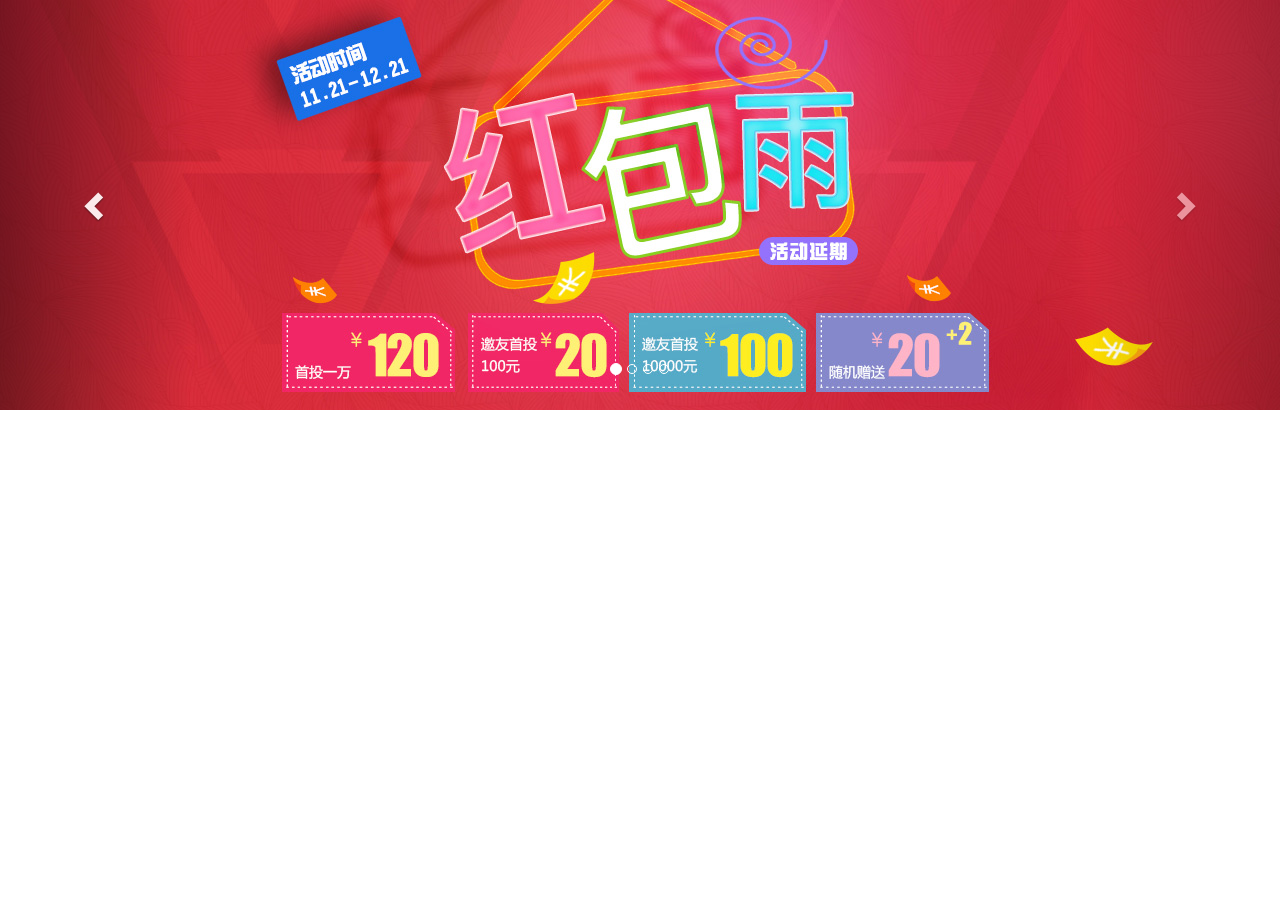
<file: demo/13.轮播图-静态响应式.html>
<!DOCTYPE html><!--html5文档格式-->
<html lang="zh-CN"><!--申明语言是中文简体-->
<head>
    <meta charset="utf-8">
    <!--当是IE的是试用最新的渲染引擎来渲染页面-->
    <meta http-equiv="X-UA-Compatible" content="IE=edge">
    <!--让页面适配移动端  需要加上 user-scalable=0 让用户不予许缩放-->
    <meta name="viewport" content="width=device-width, initial-scale=1,user-scalable=0">
    <!--页面的加载顺序和解析顺序 -->

    <!-- 上述3个meta标签*必须*放在最前面，任何其他内容都*必须*跟随其后！ -->
    <title>template</title>


    <!-- Bootstrap 核心css文件-->
    <link href="../lib/bootstrap/css/bootstrap.css" rel="stylesheet">

    <!--IE8一下就不支持html5标签和媒体查询-->
    <!--
        html5标签要支持的话？  引入 html5shiv
        media query 要支持的话？  引入 respond
    -->
    <!--注意：要已http形式打开你的页面  否者respond不生效-->
    <!-- HTML5 shim and Respond.js for IE8 support of HTML5 elements and media queries -->
    <!-- WARNING: Respond.js doesn't work if you view the page via file:// -->
    <!--条件注释-->
    <!--[if lt IE 9]>
    <script src="../lib/html5shiv/html5shiv.min.js"></script>
    <script src="../lib/respond/respond.min.js"></script>
    <![endif]-->
    <!--TODO 自己项目的文件-->
</head>
<body>
<!-- 加上carousel 指定当前的容器是轮播图  data-ride="carousel"  申明是一个轮播图组件-->
<div id="carousel-example-generic" class="carousel slide" data-ride="carousel">
    <!-- Indicators -->
    <!--点容器-->
    <ol class="carousel-indicators">
        <!--  data-target 控制是那个轮播图  data-slide-to 控制的是轮播图当中的第几章图  索引指定是内容容器的item的索引-->
        <li data-target="#carousel-example-generic" data-slide-to="0" class="active"></li>
        <li data-target="#carousel-example-generic" data-slide-to="1"></li>
        <li data-target="#carousel-example-generic" data-slide-to="2"></li>
        <li data-target="#carousel-example-generic" data-slide-to="3"></li>
    </ol>

    <!-- Wrapper for slides -->
    <style>
        /*移动端*/
        .m_img{
            width: 100%;
            display: block;
        }
        .m_img img{
            width: 100%;
            display: block;
        }
        /*非移动端*/
        .pc_img{
            width: 100%;
            display: block;
            height: 410px;
            background-size: cover ;
            background-position: center;
        }
    </style>
    <div class="carousel-inner" role="listbox">
        <div class="item active">
            <a class="m_img hidden-sm hidden-md hidden-lg" href="">
                <img src="../images/slide_01_640x340.jpg" alt=""/>
            </a>
            <a class="pc_img hidden-xs" style="background-image: url(../images/slide_01_2000x410.jpg)" href="#"></a>
        </div>
        <div class="item">
            <a class="m_img  hidden-sm hidden-md hidden-lg" href="">
                <img src="../images/slide_02_640x340.jpg" alt=""/>
            </a>
            <a class="pc_img hidden-xs" style="background-image: url(../images/slide_02_2000x410.jpg)" href="#"></a>
        </div>
        <div class="item">
            <a class="m_img  hidden-sm hidden-md hidden-lg" href="">
                <img src="../images/slide_03_640x340.jpg" alt=""/>
            </a>
            <a class="pc_img hidden-xs" style="background-image: url(../images/slide_03_2000x410.jpg)" href="#"></a>
        </div>
        <div class="item">
            <a class="m_img  hidden-sm hidden-md hidden-lg" href="">
                <img src="../images/slide_04_640x340.jpg" alt=""/>
            </a>
            <a class="pc_img hidden-xs" style="background-image: url(../images/slide_04_2000x410.jpg)" href="#"></a>

        </div>
    </div>

    <!-- Controls -->
    <a class="left carousel-control" href="#carousel-example-generic" role="button" data-slide="prev">
        <span class="glyphicon glyphicon-chevron-left" aria-hidden="true"></span>
        <span class="sr-only">Previous</span>
    </a>
    <a class="right carousel-control" href="#carousel-example-generic" role="button" data-slide="next">
        <span class="glyphicon glyphicon-chevron-right" aria-hidden="true"></span>
        <span class="sr-only">Next</span>
    </a>
</div>

<!--引入jquery  因为bootstrap是依赖-->
<!-- jQuery (necessary for Bootstrap's JavaScript plugins) -->
<script src="../lib/jquery/jquery.min.js"></script>
<!-- bootstrap 核心js文件-->
<!-- Include all compiled plugins (below), or include individual files as needed -->
<script src="../lib/bootstrap/js/bootstrap.min.js"></script>
<!--TODO 自己项目js文件-->
</body>
</html>
</file>
<file: css/index.css>
/*================common css==================*/
body{
    font-size: 14px;
    font-family: "Microsoft YaHei",sans-serif;
    color: #333;
}
a{
    color: #333;
}
a:hover{
    color: #e92322;
    text-decoration: none;
}
@font-face {
    font-family: 'wjs_fonts';
    src:
    url('../fonts/MiFie-Web-Font.svg') format('svg'),
    url('../fonts/MiFie-Web-Font.ttf') format('truetype'),
    url('../fonts/MiFie-Web-Font.woff') format('woff'),
    url('../fonts/MiFie-Web-Font.eot') format('embedded-opentype');
}
.wjs_icon{
    font-family: wjs_fonts;
}
.wjs_icon_phone::before{
    content: "\e908";
}
.wjs_icon_tel::before{
    content: "\e909";
}
.wjs_icon_logo::before{
    content: "\e920";
}
.wjs_icon_word::before{
    content: "\e93e";
}
.wjs_icon_lock::before {
    content: "\e903";
}
.wjs_icon_clock::before{
    content: "\e906";
}
.wjs_icon_video::before{
    content: "\e905";
}
.wjs_icon_news_01::before{
    content: "\e90e";
}
.wjs_icon_news_02::before{
    content: "\e90f";
}
.wjs_icon_news_03::before{
    content: "\e910";
}
.wjs_icon_news_04::before{
    content: "\e911";
}
.wjs_icon_partner01::before{
    content:"\e946";
}
.wjs_icon_partner02::before{
    content: "\e92f";
}
.wjs_icon_partner03::before{
    content: "\e92e";
}
.wjs_icon_partner04::before{
    content: "\e92a";
}
.wjs_icon_partner05::before{
    content: "\e929";
}
.wjs_icon_partner06::before{
    content: "\e931";
}
.wjs_icon_partner07::before{
    content: "\e92c";
}
.wjs_icon_partner08::before{
    content: "\e92b";
}
.wjs_icon_partner09::before{
    content: "\e92d";
}

.m_l10{
    margin-left: 10px;
}
/*================model css===================*/
/*ͷ��*/
.wjs_header{
    border-bottom: 1px solid #ccc;
}
.wjs_header > .container{}
.wjs_header > .container > .row{}
.wjs_header > .container > .row > div{
    height: 40px;
    line-height: 40px;
    text-align: center;
    font-size: 12px;
    color: #666;
}
.wjs_header > .container > .row > div + div{
    border-left: 1px solid #ccc;
}
.wjs_header .wjs_app{
    position: relative;
    z-index: 99999;
    display: block;
}
.wjs_header .wjs_app img{
    display: none;
}
.wjs_header .wjs_app:hover img{
    display: block;
    position: absolute;
    top: 40px;
    left: 50%;
    margin-left: -60px;
    border: 1px solid #ccc;
    border-top: none;
}
.wjs_header a{
    color: #666;
}
.wjs_header a:hover{
    color: #666;
}
.wjs_header .btn-register{
    background: #e92322;
    color: #fff;
    border: none;
    padding: 3px 12px;
}
.wjs_header .btn-register:hover{
    color: #fff;
}
.wjs_header .btn-login:hover{
    text-decoration: none;
}
/*
.wjs_header > .container > .row > div:first-child{
    border-left: none;
}*/


/*������*/
.wjs_nav {
    background-color: #fff;
    border: none;
    border-bottom: 1px solid #ccc;
    margin-bottom: 0;
    z-index: 9999;
    top: 0;
    left: 0;
    width: 100%;
    border-radius: 0;
}

.wjs_nav .wjs_icon_logo{
    font-size: 50px;
    color: #e92322;
    vertical-align: middle;
}
.wjs_nav .wjs_icon_word{
    font-size: 36px;
    color: #333;
    vertical-align: middle;
}

.wjs_nav .navbar-brand {
    color: #777;
    height: 80px;
    line-height: 50px;
}
.wjs_nav .navbar-brand:hover,
.wjs_nav .navbar-brand:focus {
    color: #5e5e5e;
    background-color: transparent;
}
.wjs_nav .navbar-text {
    color: #777;
}
.wjs_nav .navbar-nav > li > a {
    color: #777;
    height: 80px;
    line-height: 50px;
}
.wjs_nav .navbar-nav > li > a:hover,
.wjs_nav .navbar-nav > li > a:focus {
    color: #333;
    background-color: transparent;
    border-bottom: 3px solid #e92322;
}
.wjs_nav .navbar-nav > .active > a,
.wjs_nav .navbar-nav > .active > a:hover,
.wjs_nav .navbar-nav > .active > a:focus {
    color: #555;
    background-color: #fff;
    border-bottom: 3px solid #e92322;
}
.wjs_nav .navbar-nav > .disabled > a,
.wjs_nav .navbar-nav > .disabled > a:hover,
.wjs_nav .navbar-nav > .disabled > a:focus {
    color: #ccc;
    background-color: transparent;
}
.wjs_nav .navbar-toggle {
    border-color: #ddd;
    margin-top: 23px;
    margin-bottom: 23px;
}
.wjs_nav .navbar-toggle:hover,
.wjs_nav .navbar-toggle:focus {
    background-color: #ddd;
}
.wjs_nav .navbar-toggle .icon-bar {
    background-color: #888;
}
.wjs_nav .navbar-collapse,
.wjs_nav .navbar-form {
    border-color: #e7e7e7;
}
.wjs_nav .navbar-nav > .open > a,
.wjs_nav .navbar-nav > .open > a:hover,
.wjs_nav .navbar-nav > .open > a:focus {
    color: #555;
    background-color: #e7e7e7;
}
@media (max-width: 767px) {
    .wjs_nav .navbar-nav .open .dropdown-menu > li > a {
        color: #777;
    }
    .wjs_nav .navbar-nav .open .dropdown-menu > li > a:hover,
    .wjs_nav .navbar-nav .open .dropdown-menu > li > a:focus {
        color: #333;
        background-color: transparent;
    }
    .wjs_nav .navbar-nav .open .dropdown-menu > .active > a,
    .wjs_nav .navbar-nav .open .dropdown-menu > .active > a:hover,
    .wjs_nav .navbar-nav .open .dropdown-menu > .active > a:focus {
        color: #555;
        background-color: #e7e7e7;
    }
    .wjs_nav .navbar-nav .open .dropdown-menu > .disabled > a,
    .wjs_nav .navbar-nav .open .dropdown-menu > .disabled > a:hover,
    .wjs_nav .navbar-nav .open .dropdown-menu > .disabled > a:focus {
        color: #ccc;
        background-color: transparent;
    }
}
.wjs_nav .navbar-link {
    color: #777;
}
.wjs_nav .navbar-link:hover {
    color: #333;
}
.wjs_nav .btn-link {
    color: #777;
}
.wjs_nav .btn-link:hover,
.wjs_nav .btn-link:focus {
    color: #333;
}
.wjs_nav .btn-link[disabled]:hover,
fieldset[disabled] .wjs_nav .btn-link:hover,
.wjs_nav .btn-link[disabled]:focus,
fieldset[disabled] .wjs_nav .btn-link:focus {
    color: #ccc;
}


/*�ֲ�ͼ*/
/*�ƶ���*/
.wjs_banner .m_img{
           width: 100%;
           display: block;
       }
.wjs_banner .m_img img{
    width: 100%;
    display: block;
}
/*���ƶ���*/
.wjs_banner .pc_img{
    width: 100%;
    display: block;
    height: 410px;
    background-size: cover ;
    background-position: center;
}


/*��Ϣ*/
.wjs_info{
    padding: 50px 0;
    border-bottom: 1px solid #ccc;
}
.wjs_info > .container{
    width: 910px;
}
@media screen and (max-width: 992px) {
    .wjs_info > .container{
        width: 100%;
    }
}
.wjs_info .wjs_icon_lock{
    font-size: 30px;
}
.wjs_info .wjs_info_link{
    display: block;
}
.wjs_info .wjs_info_link > .media{
    padding: 10px 0;
}

/*ԤԼ*/
.wjs_book{
    padding: 25px 0;
    border-bottom: 1px solid #ccc;
}
.wjs_book > .container{
    width: 910px;
}
@media screen and (max-width: 992px) {
    .wjs_book > .container{
        width: 100%;
    }
}
.wjs_book .wjs_icon_clock{
     font-size: 24px;
 }
.wjs_book .wjs_icon_video{
    font-size: 26px;
}
.wjs_book  .wjs_book_link{
    color: #e92322;
    border-bottom: 1px dashed #e92322;
}


/*��Ʒ*/
.wjs_product{
    padding: 15px 0;
}
.wjs_product .nav-tabs {
    border-bottom: 1px solid #ddd;
}
.wjs_product .nav-tabs > li {
    float: left;
    margin-bottom: 0;
    padding-left: 20px;
}
.wjs_product .nav-tabs > li > a {
    margin-right: 0;
    line-height: 1.42857143;
    border: none;
    border-radius: 4px 4px 0 0;
}
.wjs_product .wjs_news_tabs > li > a:hover {
    border-color: #eee #eee #ddd;
    background-color:#fff ;
}
.wjs_product .nav-tabs > li.active > a,
.wjs_product .nav-tabs > li.active > a:hover,
.wjs_product .nav-tabs > li.active > a:focus {
    color: #555;
    cursor: default;
    background-color: #fff;
    border: none;
    border-bottom: 3px solid #e92322;
}
.wjs_product .nav-tabs.nav-justified {
    width: 100%;
    border-bottom: 0;
}
.wjs_product .nav-tabs.nav-justified > li {
    float: none;
}
.wjs_product .nav-tabs.nav-justified > li > a {
    margin-bottom: 5px;
    text-align: center;
}
.wjs_product .nav-tabs.nav-justified > .dropdown .dropdown-menu {
    top: auto;
    left: auto;
}
@media (min-width: 768px) {
    .wjs_product .nav-tabs.nav-justified > li {
        display: table-cell;
        width: 1%;
    }
    .wjs_product .nav-tabs.nav-justified > li > a {
        margin-bottom: 0;
    }
}
.wjs_product .nav-tabs.nav-justified > li > a {
    margin-right: 0;
    border-radius: 4px;
}
.wjs_product .nav-tabs.nav-justified > .active > a,
.wjs_product .nav-tabs.nav-justified > .active > a:hover,
.wjs_product .nav-tabs.nav-justified > .active > a:focus {
    border: 1px solid #ddd;
}
@media (min-width: 768px) {
    .wjs_product .nav-tabs.nav-justified > li > a {
        border-bottom: 1px solid #ddd;
        border-radius: 4px 4px 0 0;
    }
    .wjs_product .nav-tabs.nav-justified > .active > a,
    .wjs_product .nav-tabs.nav-justified > .active > a:hover,
    .wjs_product .nav-tabs.nav-justified > .active > a:focus {
        border-bottom-color: #fff;
    }
}

.nav-tabs-parent{
    width: 100%;
    overflow: hidden;
}


/*��Ʒ����*/
.wjs_product{
    background: #f5f5f5;
    border-bottom: 1px solid #ccc;
}
.product_box{
    height: 150px;
    background: #fff;
    box-shadow: 2px 2px 2px 1px #d8d8d8;
    display: block;
    margin-top: 20px;
    color: #333;
}

.product_box.active{
    background: #e92322;
    color: #fff;
    position: relative;
}
.product_box .box_left{
    overflow: hidden;
    height: 150px;
}
.product_box .box_right{
    float: right;
    width: 108px;
    height: 150px;
    text-align: center;
}
.product_box .box_right p{

}
.product_box .box_right p:nth-of-type(1){
    margin-top: 25px;
}
.product_box .box_right p:nth-of-type(1) b{
    font-size: 44px;
}
.product_box .box_right p:nth-of-type(1) sub{
    bottom: 0;
}
.product_box .box_right p:nth-of-type(2){
    font-size: 12px;
}

/*��ɫ ���ʵ���ɫ*/
.product_box .box_right p:nth-of-type(1){
    color: #e92322;
}
.product_box.active .box_right p:nth-of-type(1){
    color: #fff;
}

.product_box .box_left h3{
    font-size: 16px;
    text-align: center;
    margin-top: 10px;
}
.product_box .box_left p{
    font-size: 12px;
}

.product_box.active::before{
    content: "\e915";
    position: absolute;
    left: 0;
    top: -7px;
    font-family: wjs_fonts;
    font-size: 33px;
}
.product_box:hover{
    color: #333;
}
.product_box.active:hover{
    color: #fff;
}

/*����*/
.product_box .box_right{
    border-left: 1px dashed #ccc;
    position: relative;
}
.product_box .box_right::before,
.product_box .box_right::after{
    content: "";
    position: absolute;
    width: 12px;
    height: 12px;
    border-radius: 6px;
    left: -6px;
    background: #f5f5f5;
}
.product_box .box_right::before{
    top: -6px;
    box-shadow: inset 0 -2px 2px #d8d8d8;
}
.product_box .box_right::after{
    bottom: -6px;
    box-shadow: inset 0 2px 2px #d8d8d8;
}

.word_box{
    position: absolute;
    top: 0;
    left: 0;
    text-align: center;
    width: 100%;
}
.word_box span{
    font-size: 12px;
    width: 15px;
    height: 15px;
    line-height: 15px;
    border: 1px solid #000;
    display: inline-block;
}
.word_box span.word_box_red{
    color: #e92322;
    border-color: #e92322;
}
.word_box span.word_box_green{
    color: green;
    border-color: green;
}


/*����*/
.wjs_news{
    padding: 30px 0;
    border-bottom: 1px solid #ccc;
}

.wjs_news .wjs_news_tit{
    font-size: 20px;
    height: 50px;
    line-height: 50px;
    text-align: center;
    border-bottom: 1px solid #ccc;
    position: relative;
}
.wjs_news .wjs_news_tit::before{
    content: "";
    height: 6px;
    width: 6px;
    border: 1px solid #ccc;
    border-radius: 3px;
    position: absolute;
    bottom: -3px;
    right: -6px;
}

.wjs_news_tabs {
    border-bottom: none;
}
.wjs_news_tabs > li {
    float: left;
    margin-bottom: -1px;
}
.wjs_news_tabs > li > a {
    margin-right: 0;
    width: 60px;
    height: 60px;
    line-height: 60px;
    border: none;
    border-radius: 30px;
    background: #ccc;
    color: #fff;
    margin-bottom: 60px;
    padding: 0;
    text-align: center;
    font-size: 30px;
}
/*��Ӧʽ*/
@media screen and (min-width: 768px) and (max-width: 992px){
    .wjs_news_tabs > li > a{
        margin: 20px 50px;
    }
}
@media screen and (max-width: 768px){
    .wjs_news_tabs > li {
        width: 25%;
        text-align: center;
    }
    .wjs_news_tabs > li > a{
        display: inline-block;
        margin: 20px 0;
    }
}
.wjs_news_tabs > li:last-child a{
    margin-bottom: 0;
}
.wjs_news_tabs > li > a:hover {
    background: #e92322;
}
.wjs_news_tabs > li.active > a,
.wjs_news_tabs > li.active > a:hover,
.wjs_news_tabs > li.active > a:focus {
    color: #fff;
    cursor: default;
    background-color: #e92322;
    border: none;
    border-bottom-color: transparent;
}
.wjs_news_tabs.nav-justified {
    width: 100%;
    border-bottom: 0;
}
.wjs_news_tabs.nav-justified > li {
    float: none;
}
.wjs_news_tabs.nav-justified > li > a {
    margin-bottom: 5px;
    text-align: center;
}
.wjs_news_tabs.nav-justified > .dropdown .dropdown-menu {
    top: auto;
    left: auto;
}
@media (min-width: 768px) {
    .wjs_news_tabs.nav-justified > li {
        display: table-cell;
        width: 1%;
    }
    .wjs_news_tabs.nav-justified > li > a {
        margin-bottom: 0;
    }
}
.wjs_news_tabs.nav-justified > li > a {
    margin-right: 0;
    border-radius: 4px;
}
.wjs_news_tabs.nav-justified > .active > a,
.wjs_news_tabs.nav-justified > .active > a:hover,
.wjs_news_tabs.nav-justified > .active > a:focus {
    border: 1px solid #ddd;
}
@media (min-width: 768px) {
    .wjs_news_tabs.nav-justified > li > a {
        border-bottom: 1px solid #ddd;
        border-radius: 4px 4px 0 0;
    }
    .wjs_news_tabs.nav-justified > .active > a,
    .wjs_news_tabs.nav-justified > .active > a:hover,
    .wjs_news_tabs.nav-justified > .active > a:focus {
        border-bottom-color: #fff;
    }
}

/*��*/
.wjs_news .wjs_news_line{
    position: absolute;
    left: 45px;
    top: 0;
    height: 100%;
    border-left: 1px dashed #ccc;
    width: 1px;
}

.wjs_news .tab-pane > ul{
    list-style: none;
}
.wjs_news .tab-pane > ul > li {
    padding: 15px 0;
}
.wjs_news .tab-pane > ul > li > a{
    font-size: 14px;
    color: #666;
}
.wjs_news .tab-pane > ul > li > a:hover{
    color: #e92322;
}


/*�������*/
.wjs_partner{
    padding: 30px;
}
.wjs_partner > .container{
    text-align: center;
}
.wjs_partner > .container ul{
    list-style: none;
    display: inline-block;
    margin: 0;
    padding: 0;
}
.wjs_partner > .container ul li{
    float: left;
    font-size: 60px;
    margin: 0 20px;
}
</file>
